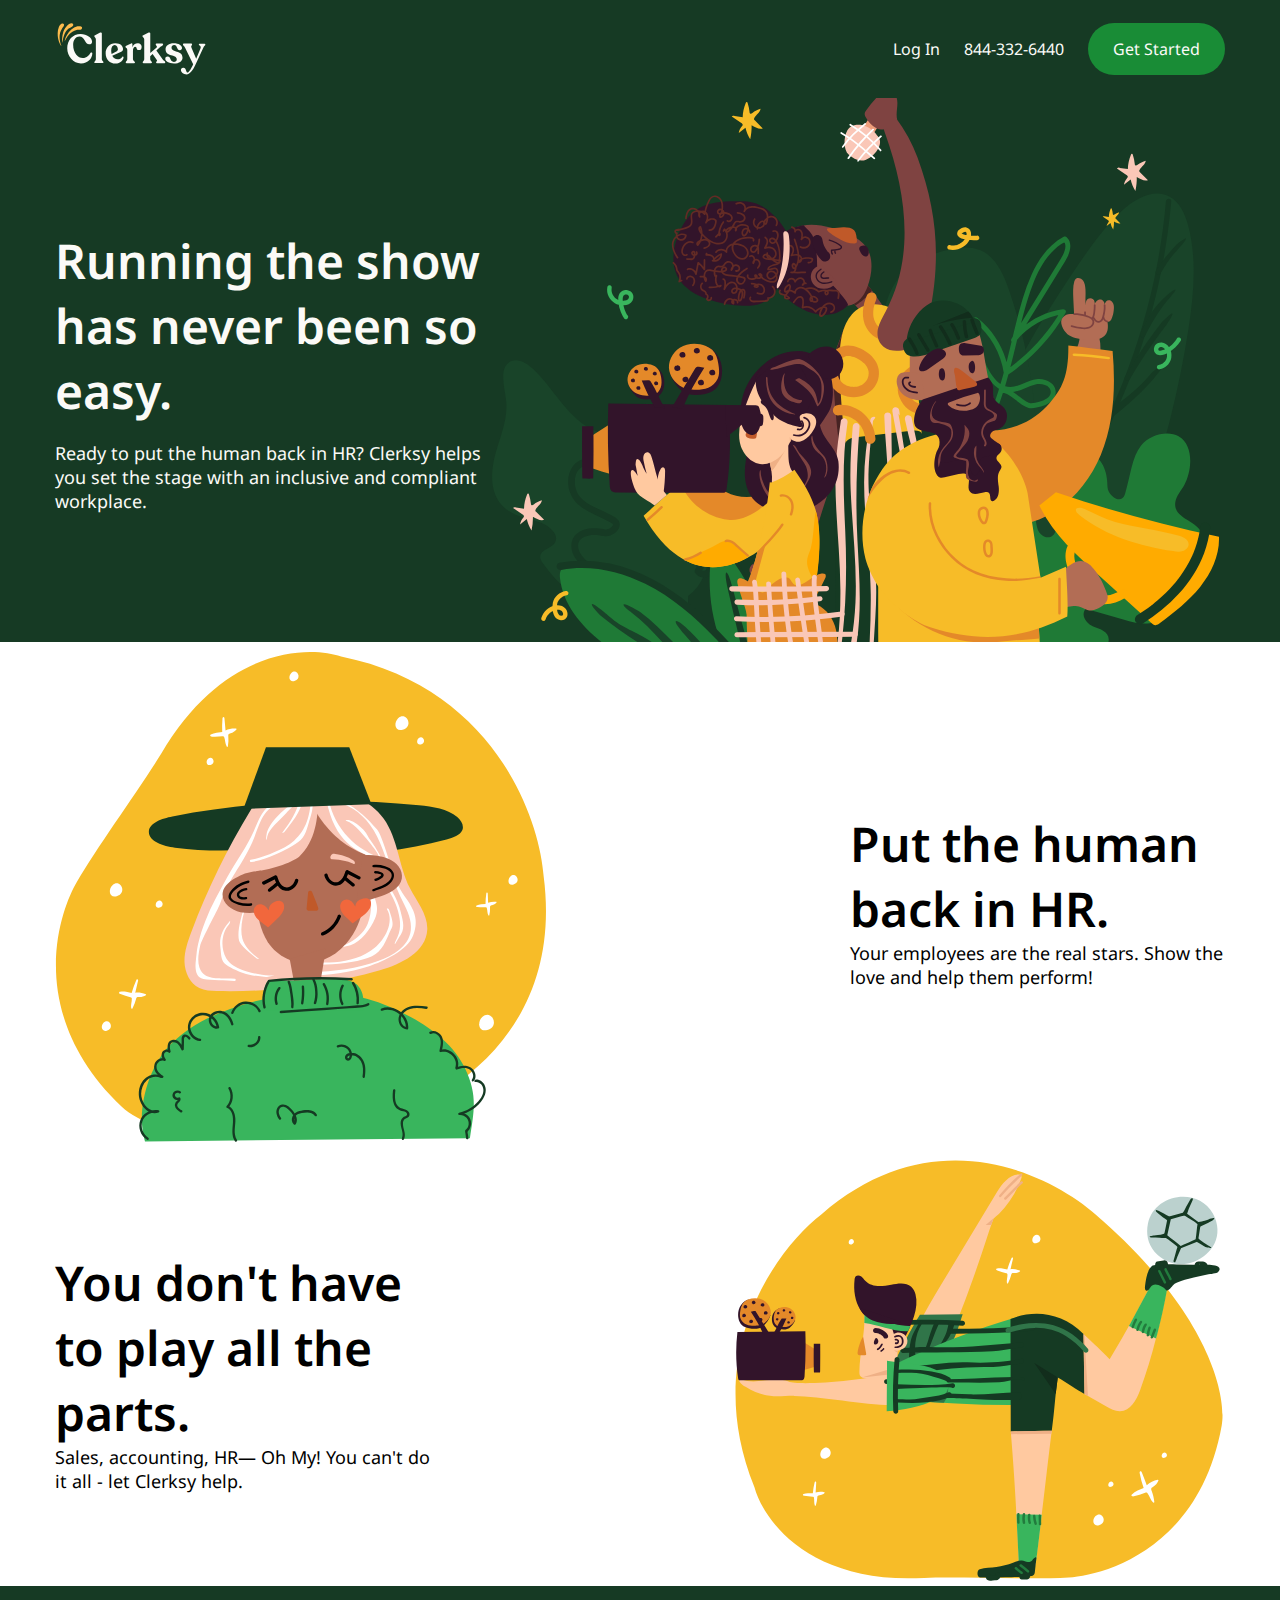
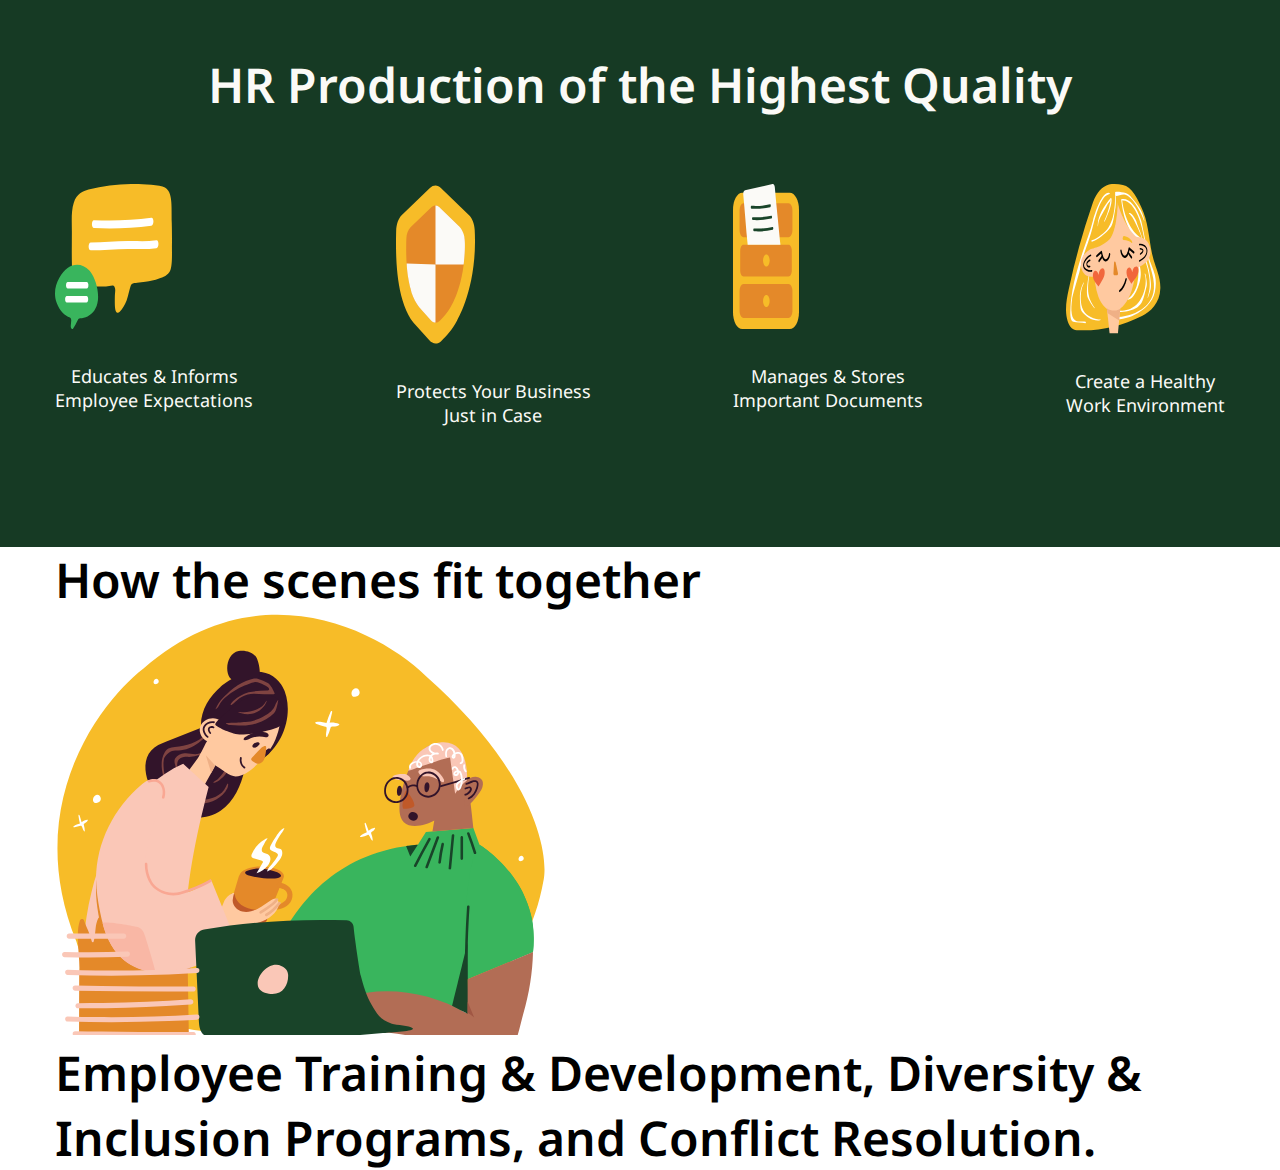
<file: index.html>
<!DOCTYPE html>
<html lang="en">
<head>
    <meta charset="UTF-8">
    <meta name="viewport" content="width=device-width, initial-scale=1.0">
    <link rel="stylesheet" href="./css/style.css">
    <link rel="preconnect" href="https://fonts.googleapis.com">
    <link rel="preconnect" href="https://fonts.gstatic.com" crossorigin>
    <link href="https://fonts.googleapis.com/css2?family=Noto+Sans:ital@0;1&display=swap" rel="stylesheet">
    <title>Clersky</title>
</head>

<body>
    <header class="header">
        <div class="container"> 
            <div class="header_warp">
                <img src="./img/logo.svg" alt="logo">
                <div class="header_block">
                    <ul class="header_menu">
                        <li class="header_item">
                            <a href="./signin.html">Log In</a>
                        </li>
                        <li class="header_item">
                            <a href="tel:88443326440">844-332-6440</a>
                        </li>
                        <li class="header_item header_item_g">
                            <a href="#">Get Started</a>
                        </li>
                    </ul>

                </div>

            </div>

        </div>
    </header>
    <section class="intro">
        <div class="container">
            <div class="intro__wrap">
                <div class="intro_texts">
                    <h1 class="title title_w intro_title">Running the show has never been so easy.</h1>
                    <p class="text text_w intro_text">Ready to put the human back in HR? Clerksy helps you set the stage with an inclusive and compliant workplace.</p>
                </div>
                <div class="intro_pic">
                    <img src="./img/men.svg" alt="men">

                
                </div>
            </div>
            
        </div>
    </section>
    <section class="hr">
        <div class="container">
            <div class="hr__block">
                <div class="hr_pic">
                    <img src="./img/picture1.svg" alt="picture1">

                </div>

                <div class="hr_text">
                    <h2 class="title hr_title">
                        Put the human back in HR.
                    </h2>
                    <p class="text hr_text">
                        Your employees are the real stars. Show the love and help them perform!
                    </p>

                </div>
            </div>
            <div class="hr__block">
                

                <div class="hr_text">
                    <h2 class="title hr_title">
                        You don't have to play all the parts.
                    </h2>
                    <p class="text hr_text">
                        Sales, accounting, HR— Oh My! You can't do it all - let Clerksy help.
                    </p>

                </div>
                <div class="hr_pic">
                    <img src="./img/picture2.svg" alt="picture2">

                </div>
            </div>

        </div>

    </section>
    <section class="hq">
        <div class="container">
            <h2 class="title title_w hq__title">
                HR Production of the Highest Quality
            </h2>
            <div class="hq__row">
                <div class="hr__card">
                    <img src="./img/Frame1.svg" alt="icon">
                    <p class="text text_w hq__text">
                        Educates & Informs <br> Employee Expectations
                    </p>
                </div>
                <div class="hr__card">
                    <img src="./img/Frame2.svg" alt="icon">
                    <p class="text text_w hq__text">
                        Protects Your Business <br> Just in Case
                    </p>
                </div>
                <div class="hr__card">
                    <img src="./img/Frame3.svg" alt="icon">
                    <p class="text text_w hq__text">
                        Manages & Stores <br> Important Documents
                    </p>
                </div>
                <div class="hr__card">
                    <img src="./img/Frame.svg" alt="icon">
                    <p class="text text_w hq__text">
                        Create a Healthy <br> Work Environment
                    </p>
                </div>
            </div>

        </div>


    </section>
    <section class="ht">
        <div class="container">
            <h2 class="title ht__title">
                How the scenes fit together
            </h2>
            <div class="ht_row">
                <div>
                    <img src="./img/characters.svg" alt="characters">
                </div>
                <div class="ht__card">
                    <p class="title ht__title">
                        Employee Training & Development, Diversity & Inclusion Programs, and Conflict Resolution.
                    </p>
                </div>
                

            </div>
        </div>

    </section>
</body>
</html>
</file>
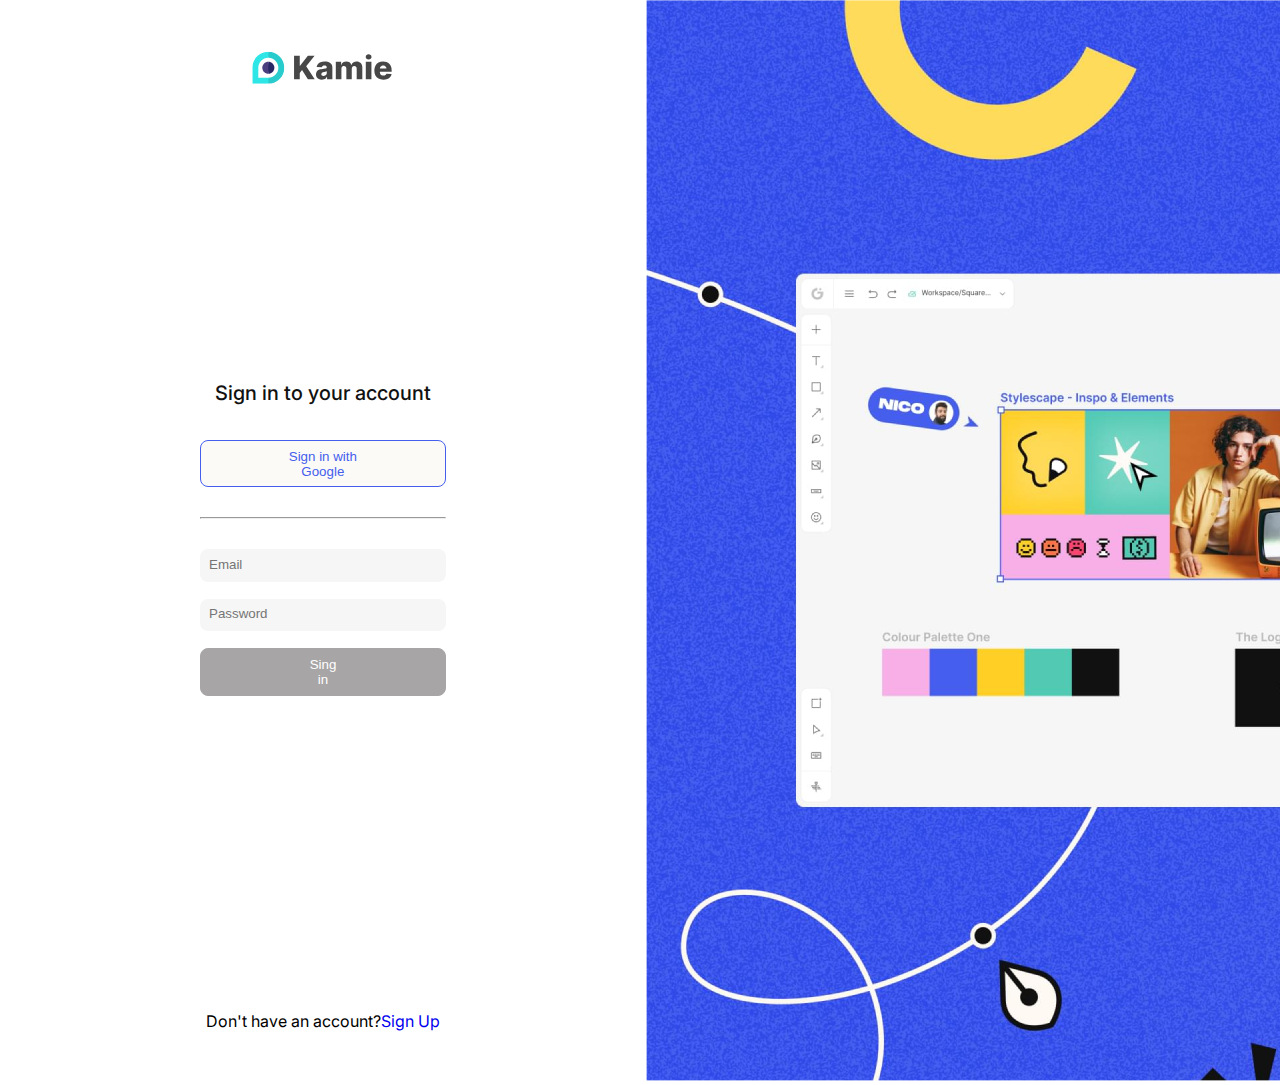
<file: signin.html>
<!DOCTYPE html>
<html lang="en">
<head>
    <meta charset="UTF-8">
    <meta name="viewport" content="width=device-width, initial-scale=1.0">
    <link rel="stylesheet" href="./css/style.css">
    <link rel="preconnect" href="https://fonts.googleapis.com">
    <link rel="preconnect" href="https://fonts.gstatic.com" crossorigin>
    <link href="https://fonts.googleapis.com/css2?family=Inter:wght@400;500&display=swap" rel="stylesheet">
    <title>Sign in</title>
</head>
<body>

    <section class="signin">
        <div class="signin__wrap">
            <div class="signin__block">
                <div class="signin__logo">
                    <img src="./img/Frame 4.svg" alt="logo">
                </div>
                <div class="signin__box">
                    <h2 class="signin__title">Sign in to your account</h2>
                    <form action="" class="signin__form">
                        <button class="signin__google">Sign in with Google</button>
                        <hr>
                        <input type="text" class="signin__input" placeholder="Email">
                        <input type="password" class="signin__input" placeholder="Password">
                        <button class="signin__enter signin__enter_grey">Sing in</button>
                    </form>
                </div>
                <div class="signin__signup">
                    <p class="signin__acc">Don't have an account?</p>
                    <a href="./index.html" class="signin__reg">Sign Up</a>

                </div>
            </div>
            <div class="signin__pic">
                <img src="./img/form_pic1.png" alt="pic">
            </div>


        </div>

    </section>
</body>
</html>
</file>
<file: css/style.css>
*{
    margin: 0;
    padding: 0;
    box-sizing: border-box;

}

a{
text-decoration: none;
}

li{
    list-style: none;
}

.container{
    width: 1170px;
    margin: 0 auto;
}
body{
    font-family: Noto Sans;
}

.title{
    font-size: 48px;
    font-weight: 600;
}
.title_w{
    color: #fbfaf7;
}
.text{
    font-size: 18px;
    font-weight: 400;
}
.text_w{
    color: #fbfaf7;
}

/* intro */
.intro{
    background-color: #163A24
}
.intro__wrap{
    display: flex;
}
.intro_texts{
    display: flex;
    flex-direction: column;
    justify-content: center;
}
.intro_title{
    margin-bottom: 18px;
}
.intro_pic{
    display: flex;
    justify-content: right;
}

/* header */

.header{
    background-color: #163A24;
    padding: 20px 0;
}

.header_warp{
    display: flex;
    align-items: center;
    justify-content: space-between;
}
.header_menu{
    display: flex;
    align-items: center;
}
.header_item a{
    color: #fbfaf7;
    font-size: 16px;
    font-weight: 400;
}
.header_item{
    margin-left: 24px;
}
.header_item_g{
    background-color: #198C36;
    padding: 15px 25px;
    border-radius: 48px;
}
/* hr */
.hr__block{
    display: flex;
    justify-content: space-between;
}
.hr_text{
    display: flex;
    flex-direction: column;
    justify-content: center;
    width: 375px;
}

/* hq */
.hq{
    background-color: #163A24;
    padding: 66px 0 120px;
}
.hq__title{
    text-align: center;
    margin-bottom: 67px;
}
.hq__row{
    display: flex;
    justify-content: space-between;
}
.hq__card{
    display: flex;
    flex-direction: column;
    align-items: center;
}
.hq__text{
    text-align: center;
    margin-top: 30px;
}


/* ht */

/* sign in */
.signin{
    font-family: Inter;
}
.signin__wrap{
    display: flex;
}
.signin__block{
    padding: 48px 200px;
    display: flex;
    flex-direction: column;
    align-items: center;
    
}
.signin__signup{
    display: flex
}
.signin__box{
    display: flex;
    flex-direction: column;
    align-items: center;
    padding-bottom: 100%;
    margin-bottom: 40px;
}
.signin__title{
    display: flex;
    font-size: 20px;
    font-weight: 500;
    color: #111;
    margin-bottom: 35px;
    justify-content: center;
}
.signin__google{
    border-radius: 8px;
    border: 1px solid #455EED;
    padding: 7.5px 70px;
    color: #455EED;
    background: #fbfaf7;
    margin-bottom: 30px;
    width: 100%;
}
.signin__input{
    border-radius: 8px;
    background: #f6f6f6;
    padding: 7.5px 9px 10px 9px;
    width: 100%;
    margin-bottom: 17px;
    border: none;
}
.signin__enter{
    border-radius: 8px;
    border: 1px solid #A7A5A5;
    padding: 7.5px 108.29px 8px 108.71px;
    color: #fff;
    background: #A7A5A5;
    margin-bottom: 30px;
    width: 100%;
}
hr{
    margin-bottom: 30px;
}
.signin__logo{
    margin-bottom: 289px;
}
</file>
